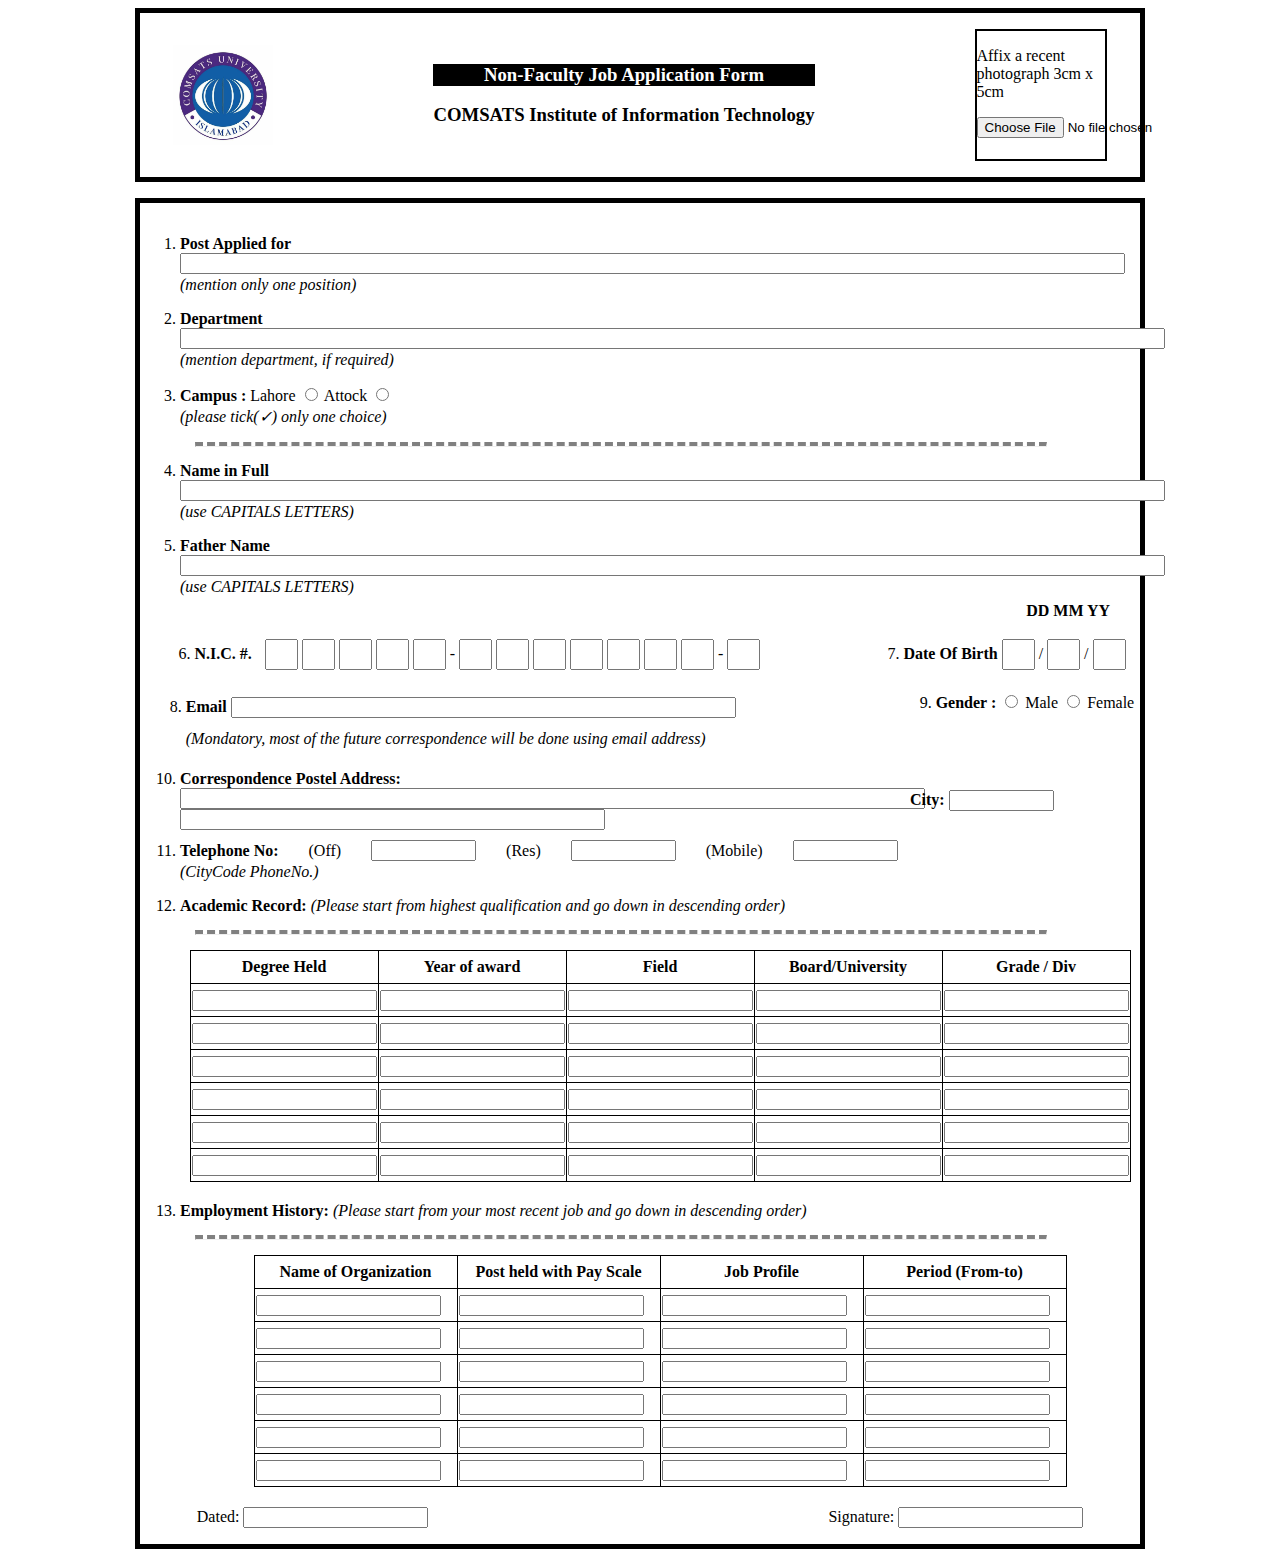
<file: Non Faculty Job Application Form/index.html>
<!DOCTYPE html>
<html lang="en">
  <head>
    <meta charset="UTF-8" />
    <meta http-equiv="X-UA-Compatible" content="IE=edge" />
    <meta name="viewport" content="width=device-width, initial-scale=1.0" />
    <title>Non-Faculty Job Application Form</title>
    <link rel="stylesheet" href="style.css" />
  </head>
  <body>
    <header>
      <img src="images/COMSATS.jpg" alt="Comsats Logo" class="comsats-logo" />
      <div class="headings">
        <h3 class="header-h3 faculty-heading">
          Non-Faculty Job Application Form
        </h3>
        <h3 class="header-h3">COMSATS Institute of Information Technology</h3>
      </div>
      <div class="image-box">
        <p>Affix a recent photograph 3cm x 5cm</p>
        <input type="file" id="img" name="img" accept="image/*" />
      </div>
    </header>
    <form action="none">
      <ol>
        <li>
          <label for="Post" class="form-heading"> Post Applied for </label>
          <input size="115px" type="text" name="text" id="Post" />
          <p class="alternative-text">(mention only one position)</p>
        </li>
        <li>
          <label for="department" class="form-heading"> Department </label>
          <input size="120px" type="text" name="deparment" id="deparment" />
          <p class="alternative-text">(mention department, if required)</p>
        </li>
        <li>
          <label class="form-heading">Campus :</label>
          <label for="Lahore">Lahore</label>
          <input type="radio" id="Lahore" name="Campus" value="Lahore" />
          <label for="Attock">Attock</label>
          <input type="radio" id="Attock" name="Campus" value="Attock" />
          <p class="alternative-text">(please tick(✓) only one choice)</p>
        </li>
        <hr class="line-gap" />
        <li>
          <label for="Name in full" class="form-heading"> Name in Full </label>
          <input
            size="120px"
            type="text"
            name="Name in full"
            id="Name in Full"
          />
          <p class="alternative-text">(use CAPITALS LETTERS)</p>
        </li>
        <li>
          <label for="Father Name" class="form-heading"> Father Name </label>
          <input size="120px" type="text" name="Father Name" id="Father Name" />
          <p class="alternative-text">(use CAPITALS LETTERS)</p>
        </li>
        <p class="DMY">DD MM YY</p>
        <div class="DOB-NIC">
          <li>
            <div class="NIC">
              <label for="NIC" class="form-heading"> N.I.C. #.</label>
              <table>
                <tr>
                  <td>
                    <label for="num1"></label>
                    <input class="cell" type="number" id="num1" />
                  </td>
                  <td>
                    <label for="num2"></label>
                    <input class="cell" type="number" id="num2" />
                  </td>
                  <td>
                    <label for="num3"></label>
                    <input class="cell" type="number" id="num3" />
                  </td>
                  <td>
                    <label for="num4"></label>
                    <input class="cell" type="number" id="num4" />
                  </td>
                  <td>
                    <label for="num5"></label>
                    <input class="cell" type="number" id="num5" />
                  </td>
                  <td>
                    <p>-</p>
                  </td>
                  <td>
                    <label for="num6"></label>
                    <input class="cell" type="number" id="num6" />
                  </td>
                  <td>
                    <label for="num7"></label>
                    <input class="cell" type="number" id="num7" />
                  </td>
                  <td>
                    <label for="num8"></label>
                    <input class="cell" type="number" id="num8" />
                  </td>
                  <td>
                    <label for="num9"></label>
                    <input class="cell" type="number" id="num9" />
                  </td>
                  <td>
                    <label for="num10"></label>
                    <input class="cell" type="number" id="num10" />
                  </td>
                  <td>
                    <label for="num11"></label>
                    <input class="cell" type="number" id="num11" />
                  </td>
                  <td>
                    <label for="num12"></label>
                    <input class="cell" type="number" id="num12" />
                  </td>
                  <td>
                    <p>-</p>
                  </td>
                  <td>
                    <label for="num13"></label>
                    <input class="cell" type="number" id="num13" />
                  </td>
                </tr>
              </table>
            </div>
          </li>

          <li>
            <label for="DOB" class="form-heading"> Date Of Birth </label>
            <input class="cell" type="number" name="Day" id="Day" />
            <span>/</span>
            <input class="cell" type="number" name="Month" id="Month" />
            <span>/</span>
            <input class="cell" type="number" name="Year" id="Year" />
          </li>
        </div>

        <div class="email-gender">
          <li class="email-list">
            <label for="Email" class="form-heading"> Email </label>
            <input size="60px" type="email" name="Email" id="Email" />
            <p class="alternative-text">
              (Mondatory, most of the future correspondence will be done using
              email address)
            </p>
          </li>
          <li>
            <label class="form-heading">Gender :</label>
            <input type="radio" id="Male" name="gender" value="Male" />
            <label for="Male">Male</label>
            <input type="radio" id="Female" name="gender" value="Female" />
            <label for="Female">Female</label>
          </li>
        </div>
        <div class="City-PostelAddress">
          <li class="Postel-Address">
            <label for="Postel Address" class="form-heading">
              Correspondence Postel Address:</label
            >
            <input
              size="90px"
              type="text"
              name="Postel Address1"
              id="Postel Address1"
            />

            <input
              size="50px"
              type="text"
              name="Postel Address2"
              id="Postel Address2"
            />
          </li>
          <div>
            <label for="City" class="form-heading"> City:</label>
            <input size="10px" type="text" name="City" id="City" />
          </div>
        </div>
        <li class="telephone">
          <div class="telephone-div">
            <label for="Telephone" class="form-heading"> Telephone No:</label>

            <label for="Offline">(Off)</label>
            <input size="10px" type="text" name="Offline" id="Offline" />
            <label for="Residence">(Res)</label>
            <input size="10px" type="text" name="Residence" id="Residence" />
            <label for="Mobile">(Mobile)</label>
            <input size="10px" type="text" name="Mobile" id="Mobile" />
          </div>
          <p class="alternative-text">(CityCode PhoneNo.)</p>
        </li>
        <li>
          <label for="Academic Record" class="form-heading">
            Academic Record:</label
          >
          <span class="alternative-text"
            >(Please start from highest qualification and go down in descending
            order)</span
          >
        </li>
        <hr class="line-gap" />
        <table class="AcademicTable">
          <tr class="AcademicRow">
            <th class="AcademicData">Degree Held</th>
            <th class="AcademicData">Year of award</th>
            <th class="AcademicData">Field</th>
            <th class="AcademicData">Board/University</th>
            <th class="AcademicData">Grade / Div</th>
          </tr>
          <tr class="AcademicRow">
            <td class="AcademicData">
              <input type="text" name="Degree1" id="Degree1" />
            </td>
            <td class="AcademicData">
              <input type="text" name="Year1" id="Year1" />
            </td>
            <td class="AcademicData">
              <input type="text" name="Field1" id="Field1" />
            </td>
            <td class="AcademicData">
              <input type="text" name="University1" id="University1" />
            </td>
            <td class="AcademicData">
              <input type="text" name="Grade1" id="Grade1" />
            </td>
          </tr>
          <tr class="AcademicRow">
            <td class="AcademicData">
              <input type="text" name="Degree1" id="Degree1" />
            </td>
            <td class="AcademicData">
              <input type="text" name="Year1" id="Year1" />
            </td>
            <td class="AcademicData">
              <input type="text" name="Field1" id="Field1" />
            </td>
            <td class="AcademicData">
              <input type="text" name="University1" id="University1" />
            </td>
            <td class="AcademicData">
              <input type="text" name="Grade1" id="Grade1" />
            </td>
          </tr>
          <tr class="AcademicRow">
            <td class="AcademicData">
              <input type="text" name="Degree2" id="Degree2" />
            </td>
            <td class="AcademicData">
              <input type="text" name="Year2" id="Year2" />
            </td>
            <td class="AcademicData">
              <input type="text" name="Field2" id="Field2" />
            </td>
            <td class="AcademicData">
              <input type="text" name="University2" id="University2" />
            </td>
            <td class="AcademicData">
              <input type="text" name="Grade2" id="Grade2" />
            </td>
          </tr>
          <tr class="AcademicRow">
            <td class="AcademicData">
              <input type="text" name="Degree3" id="Degree3" />
            </td>
            <td class="AcademicData">
              <input type="text" name="Year3" id="Year3" />
            </td>
            <td class="AcademicData">
              <input type="text" name="Field3" id="Field3" />
            </td>
            <td class="AcademicData">
              <input type="text" name="University3" id="University3" />
            </td>
            <td class="AcademicData">
              <input type="text" name="Grade3" id="Grade3" />
            </td>
          </tr>
          <tr class="AcademicRow">
            <td class="AcademicData">
              <input type="text" name="Degree4" id="Degree4" />
            </td>
            <td class="AcademicData">
              <input type="text" name="Year4" id="Year4" />
            </td>
            <td class="AcademicData">
              <input type="text" name="Field4" id="Field4" />
            </td>
            <td class="AcademicData">
              <input type="text" name="University4" id="University4" />
            </td>
            <td class="AcademicData">
              <input type="text" name="Grade4" id="Grade4" />
            </td>
          </tr>
          <tr class="AcademicRow">
            <td class="AcademicData">
              <input type="text" name="Degree5" id="Degree5" />
            </td>
            <td class="AcademicData">
              <input type="text" name="Year5" id="Year5" />
            </td>
            <td class="AcademicData">
              <input type="text" name="Field5" id="Field5" />
            </td>
            <td class="AcademicData">
              <input type="text" name="University5" id="University5" />
            </td>
            <td class="AcademicData">
              <input type="text" name="Grade5" id="Grade5" />
            </td>
          </tr>
        </table>
        <li>
          <label for="Employment History:" class="form-heading">
            Employment History:</label
          >
          <span class="alternative-text"
            >(Please start from your most recent job and go down in descending
            order)</span
          >
        </li>
        <hr class="line-gap" />
        <table class="EmploymentTable">
          <tr class="EmploymentRow">
            <th class="EmploymentData">Name of Organization</th>
            <th class="EmploymentData">Post held with Pay Scale</th>
            <th class="EmploymentData">Job Profile</th>
            <th class="EmploymentData">Period (From-to)</th>
          </tr>
          <tr class="EmploymentRow">
            <td class="EmploymentData">
              <input type="text" name="Organization1" id="Organization1" />
            </td>
            <td class="EmploymentData">
              <input type="text" name="PayScale1" id="PayScale1" />
            </td>
            <td class="EmploymentData">
              <input type="text" name="JobProfile1" id="JobProfile1" />
            </td>
            <td class="EmploymentData">
              <input type="text" name="Period1" id="Period1" />
            </td>
          </tr>
          <tr class="EmploymentRow">
            <td class="EmploymentData">
              <input type="text" name="Organization2" id="Organization2" />
            </td>
            <td class="EmploymentData">
              <input type="text" name="PayScale2" id="PayScale2" />
            </td>
            <td class="EmploymentData">
              <input type="text" name="JobProfile2" id="JobProfile2" />
            </td>
            <td class="EmploymentData">
              <input type="text" name="Period2" id="Period2" />
            </td>
          </tr>
          <tr class="EmploymentRow">
            <td class="EmploymentData">
              <input type="text" name="Organization3" id="Organization3" />
            </td>
            <td class="EmploymentData">
              <input type="text" name="PayScale3" id="PayScale3" />
            </td>
            <td class="EmploymentData">
              <input type="text" name="JobProfile3" id="JobProfile3" />
            </td>
            <td class="EmploymentData">
              <input type="text" name="Period3" id="Period3" />
            </td>
          </tr>
          <tr class="EmploymentRow">
            <td class="EmploymentData">
              <input type="text" name="Organization4" id="Organization4" />
            </td>
            <td class="EmploymentData">
              <input type="text" name="PayScale4" id="PayScale4" />
            </td>
            <td class="EmploymentData">
              <input type="text" name="JobProfile4" id="JobProfile4" />
            </td>
            <td class="EmploymentData">
              <input type="text" name="Period4" id="Period4" />
            </td>
          </tr>
          <tr class="EmploymentRow">
            <td class="EmploymentData">
              <input type="text" name="Organization5" id="Organization5" />
            </td>
            <td class="EmploymentData">
              <input type="text" name="PayScale5" id="PayScale5" />
            </td>
            <td class="EmploymentData">
              <input type="text" name="JobProfile5" id="JobProfile5" />
            </td>
            <td class="EmploymentData">
              <input type="text" name="Period5" id="Period5" />
            </td>
          </tr>
          <tr class="EmploymentRow">
            <td class="EmploymentData">
              <input type="text" name="Organization6" id="Organization6" />
            </td>
            <td class="EmploymentData">
              <input type="text" name="PayScale6" id="PayScale6" />
            </td>
            <td class="EmploymentData">
              <input type="text" name="JobProfile6" id="JobProfile6" />
            </td>
            <td class="EmploymentData">
              <input type="text" name="Period6" id="Period6" />
            </td>
          </tr>
        </table>
      </ol>
      <div class="End">
        <span>
          <label for="Date"> Dated: </label>
          <input type="text" name="Date" id="Date" />
        </span>
        <span>
          <label for="Signature"> Signature: </label>
          <input type="text" name="Signature" id="Signature" />
        </span>
      </div>
    </form>
  </body>
</html>
</file>
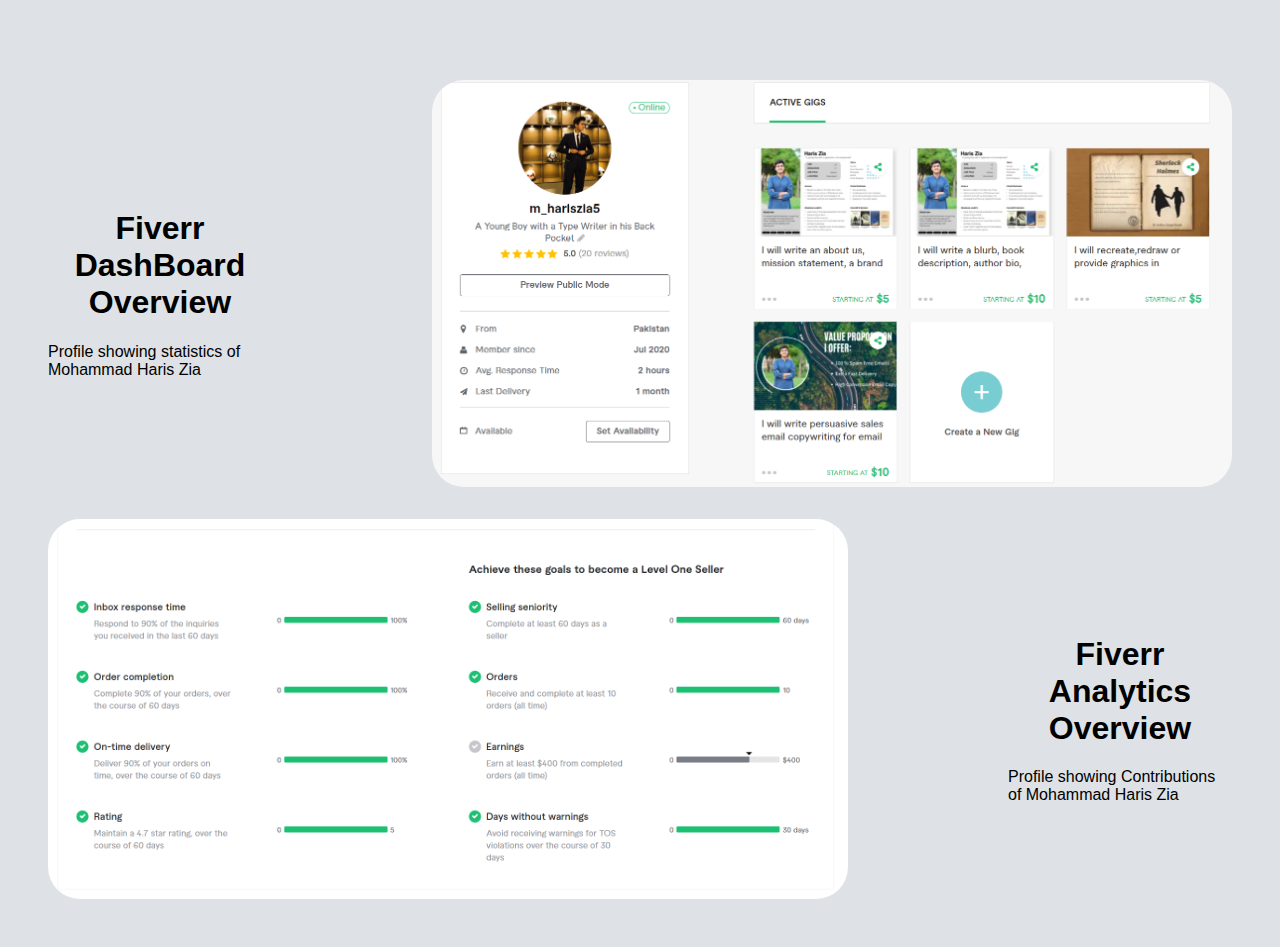
<file: FA19-BCS-037-Assignment1-5A/FA19-BCS-037-Assignment1-5A Q1/fiverr.html>
<!DOCTYPE html>
<html lang="en">
  <head>
    <meta charset="UTF-8" />
    <meta http-equiv="X-UA-Compatible" content="IE=edge" />
    <meta name="viewport" content="width=device-width, initial-scale=1.0" />
    <title>Fiverr</title>
    <link rel="stylesheet" href="CSS/styles.css" />
  </head>
  <body>
    <div class="fiverr">
      <div class="row-flex centered fiverr-container">
        <img
          class="fiverr-image"
          src="Images/fiverr1.png"
          alt="Github Dashboard"
        />
        <div>
          <h1>Fiverr DashBoard Overview</h1>
          <p>Profile showing statistics of Mohammad Haris Zia</p>
        </div>
      </div>
      <div class="row-flex centered fiverr-container">
        <img
          class="fiverr-image2"
          src="Images/fiverr2.png"
          alt="Github Dashboard"
        />
        <div>
          <h1>Fiverr Analytics Overview</h1>
          <p>Profile showing Contributions of Mohammad Haris Zia</p>
        </div>
      </div>
    </div>
  </body>
</html>
</file>
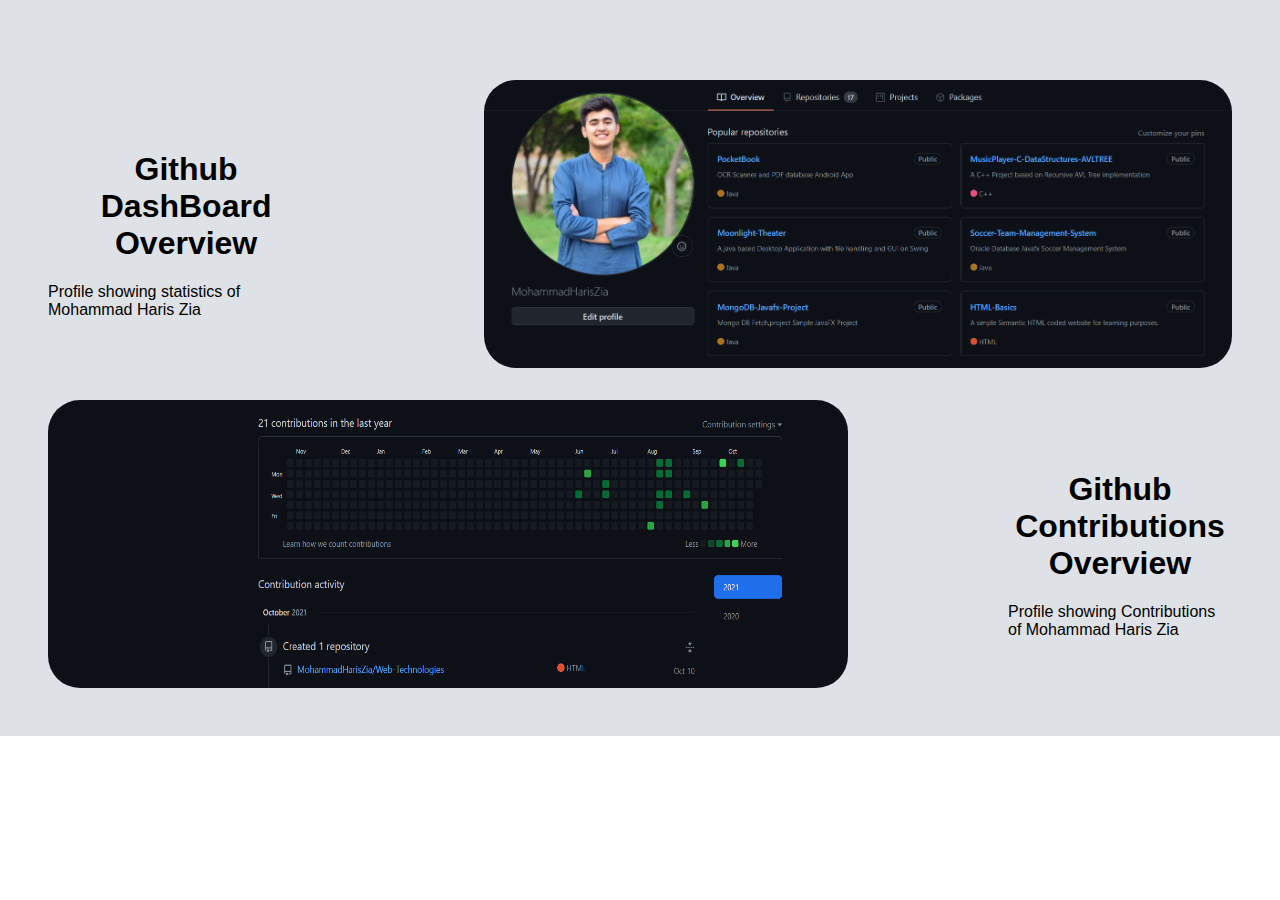
<file: FA19-BCS-037-Assignment1-5A/FA19-BCS-037-Assignment1-5A Q1/github.html>
<!DOCTYPE html>
<html lang="en">
  <head>
    <meta charset="UTF-8" />
    <meta http-equiv="X-UA-Compatible" content="IE=edge" />
    <meta name="viewport" content="width=device-width, initial-scale=1.0" />
    <title>Github</title>
    <link rel="stylesheet" href="CSS/styles.css" />
  </head>
  <body>
    <div class="git">
      <div class="row-flex centered github-container">
        <img
          class="github-image"
          src="Images/github1.png"
          alt="Github Dashboard"
        />
        <div>
          <h1>Github DashBoard Overview</h1>
          <p>Profile showing statistics of Mohammad Haris Zia</p>
        </div>
      </div>
      <div class="row-flex centered github-container">
        <img
          class="github-image2"
          src="Images/github2.png"
          alt="Github Dashboard"
        />
        <div>
          <h1>Github Contributions Overview</h1>
          <p>Profile showing Contributions of Mohammad Haris Zia</p>
        </div>
      </div>
    </div>
  </body>
</html>
</file>
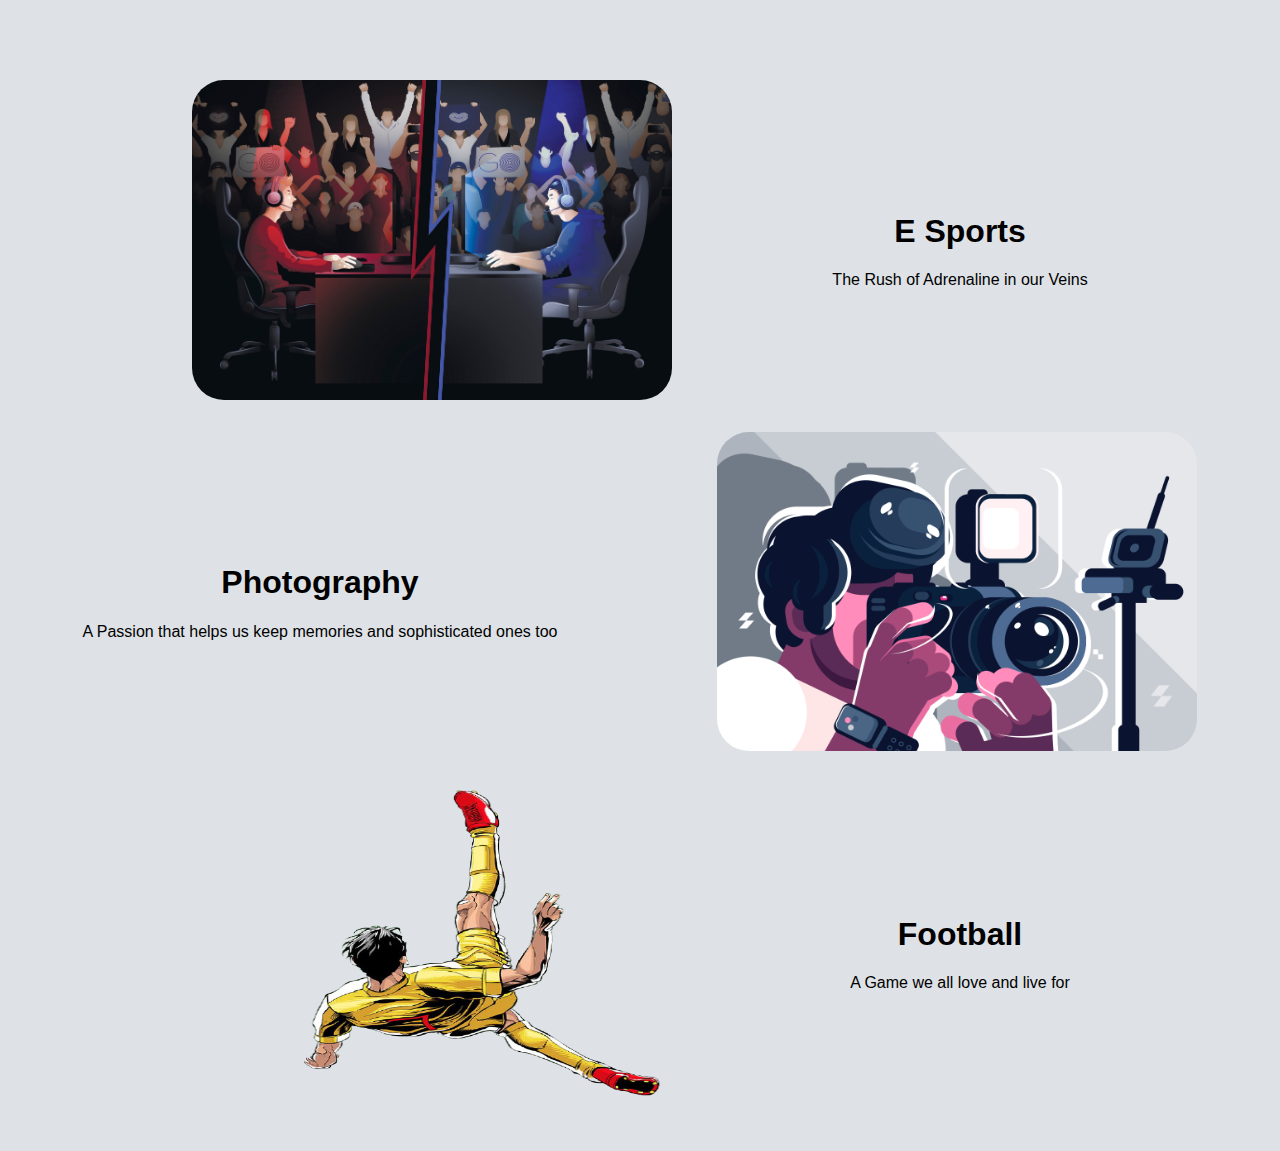
<file: FA19-BCS-037-Assignment1-5A/FA19-BCS-037-Assignment1-5A Q1/hobbies.html>
<!DOCTYPE html>
<html lang="en">
  <head>
    <meta charset="UTF-8" />
    <meta http-equiv="X-UA-Compatible" content="IE=edge" />
    <meta name="viewport" content="width=device-width, initial-scale=1.0" />
    <title>hobbies</title>
    <link rel="stylesheet" href="CSS/styles.css" />
  </head>
  <body>
    <div class="hobbies">
      <div class="row-flex centered hobbies-container">
        <img
          class="hobbies-image2"
          src="Images/esports.jpg"
          alt="Github Dashboard"
        />
        <div>
          <h1>E Sports</h1>
          <p>The Rush of Adrenaline in our Veins</p>
        </div>
      </div>

      <div class="row-flex centered hobbies-container">
        <img
          class="hobbies-image"
          src="Images/photography.png"
          alt="Github Dashboard"
        />
        <div>
          <h1>Photography</h1>
          <p>
            A Passion that helps us keep memories and sophisticated ones too
          </p>
        </div>
      </div>
      <div class="row-flex centered hobbies-container">
        <img
          class="hobbies-image2"
          src="Images/football.jpg"
          alt="Github Dashboard"
        />
        <div>
          <h1>Football</h1>
          <p>A Game we all love and live for</p>
        </div>
      </div>
    </div>
  </body>
</html>
</file>
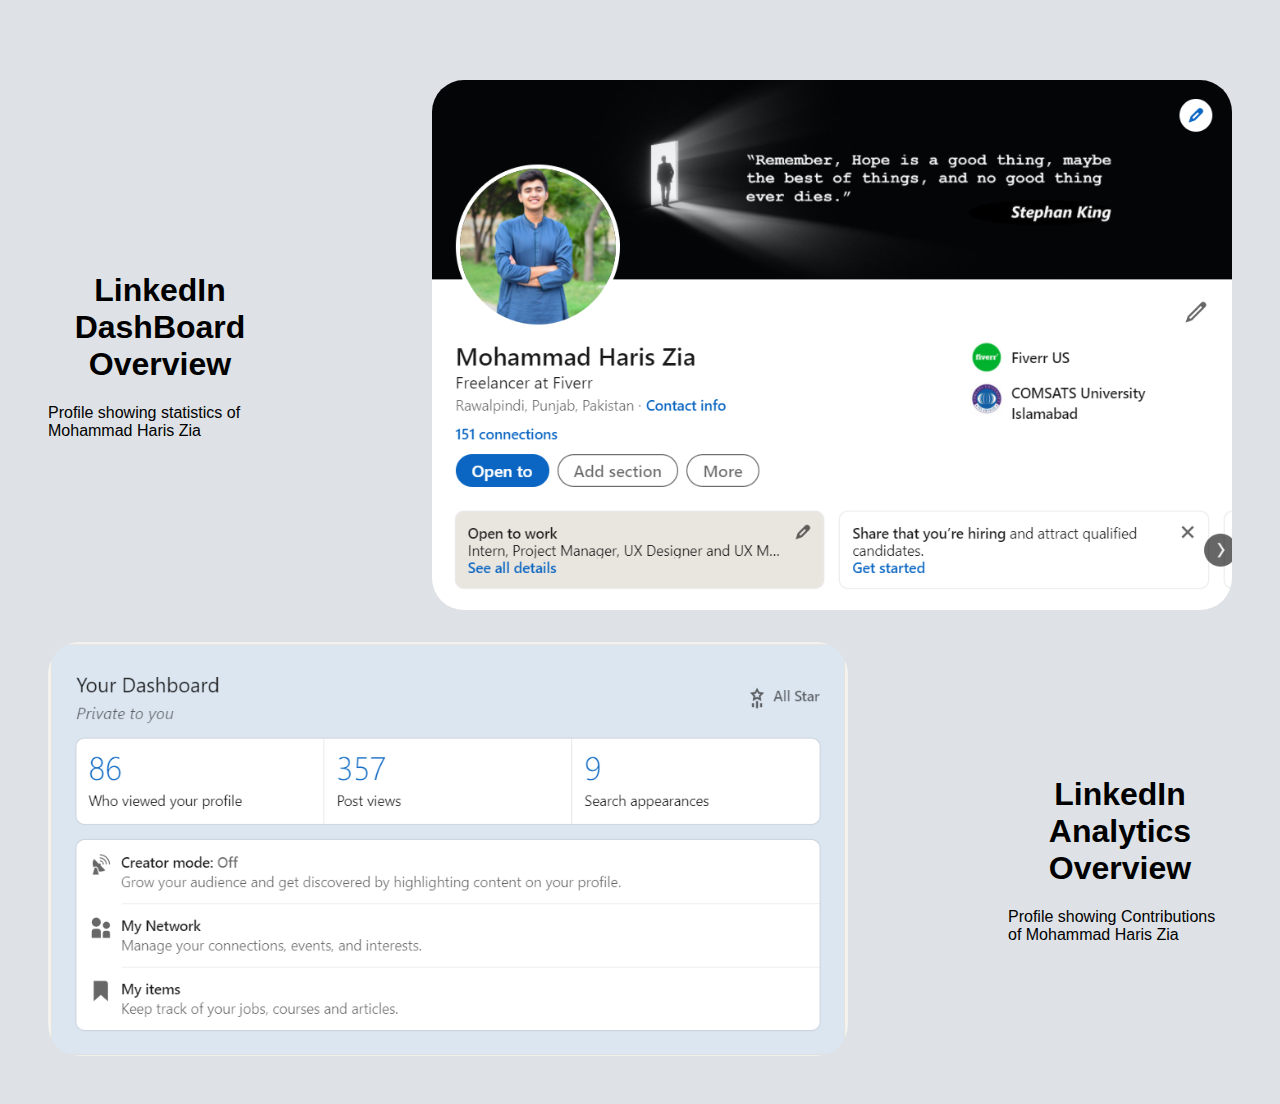
<file: FA19-BCS-037-Assignment1-5A/FA19-BCS-037-Assignment1-5A Q1/linkedin.html>
<!DOCTYPE html>
<html lang="en">
  <head>
    <meta charset="UTF-8" />
    <meta http-equiv="X-UA-Compatible" content="IE=edge" />
    <meta name="viewport" content="width=device-width, initial-scale=1.0" />
    <title>LinkedIn</title>
    <link rel="stylesheet" href="CSS/styles.css" />
  </head>
  <body>
    <div class="linkedin">
      <div class="row-flex centered linkedin-container">
        <img
          class="linkedin-image"
          src="Images/linkedin1.png"
          alt="Github Dashboard"
        />
        <div>
          <h1>LinkedIn DashBoard Overview</h1>
          <p>Profile showing statistics of Mohammad Haris Zia</p>
        </div>
      </div>
      <div class="row-flex centered linkedin-container">
        <img
          class="linkedin-image2"
          src="Images/linkedin2.png"
          alt="Github Dashboard"
        />
        <div>
          <h1>LinkedIn Analytics Overview</h1>
          <p>Profile showing Contributions of Mohammad Haris Zia</p>
        </div>
      </div>
    </div>
  </body>
</html>
</file>
<file: Non Faculty Job Application Form/style.css>
header {
  display: flex;
  align-items: center;
  justify-content: center;
  gap: 10rem;
  padding: 1rem 0 1rem 0;
  border: solid black 5px;
  width: 1000px;
  margin: 0 auto;
}

form {
  padding: 1rem 0 1rem 0;
  margin: 1rem auto;
  width: 1000px;
  border: solid black 5px;
}

.comsats-logo {
  width: 6.25rem;
  height: 6.25rem;
}

.image-box {
  width: 8rem;
  height: 8rem;
  margin: 0;
  padding: 0;
  border: solid black 2px;
}

.faculty-heading {
  background-color: black;
  color: white;
}

.header-h3 {
  text-align: center;
}

.line-gap {
  border-top: dashed 4px;
  width: 850px;
  margin: 15px 15px;
}

.form-heading {
  font-weight: bold;
}

.alternative-text {
  font-style: italic;
  margin-top: 2px;
}

.cell {
  width: 25px;
  height: 25px;
}

.NIC {
  display: flex;
  align-items: center;
  justify-self: center;
  gap: 10px;
}

.DOB-NIC {
  display: flex;
  align-items: center;
  justify-self: center;
  gap: 140px;
  margin-top: -10px;
}

.DMY {
  text-align: right;
  margin-right: 30px;
  font-weight: bold;
  margin-top: -10px;
}

.email-list {
  line-height: 30px;
}

.email-gender {
  margin-top: 10px;
  display: flex;
  align-items: top;
  justify-self: center;
  gap: 200px;
}

.City-PostelAddress {
  display: flex;
  align-items: center;
  justify-content: left;
  gap: 30px;
}

.Postel-Address {
  width: 700px;
}

.telephone {
  margin-top: 10px;
}

.telephone-div {
  display: flex;
  gap: 30px;
  align-items: center;
  justify-content: left;
}

.AcademicTable,
.EmploymentTable {
  margin-bottom: 20px;
}

.AcademicTable,
.AcademicRow,
.AcademicData,
.EmploymentTable,
.EmploymentRow,
.EmploymentData {
  border: 1px solid black;
  border-collapse: collapse;
  margin: 0 auto;
  margin-bottom: 20px;
}

.AcademicRow {
  height: 30px;
  width: 160px;
}

.AcademicData {
  height: 30px;
  width: 160px;
}

.EmploymentRow {
  height: 30px;
  width: 200px;
}

.EmploymentData {
  height: 30px;
  width: 200px;
}

.End {
  display: flex;
  gap: 400px;
  align-items: center;
  justify-content: center;
}
</file>
<file: FA19-BCS-037-Assignment1-5A/FA19-BCS-037-Assignment1-5A Q1/CSS/styles.css>
* {
  font-family: Roboto, Helvetica, sans-serif;
  text-decoration: none;
}

header {
  margin: 0;
  background-image: url("/FA19-BCS-037-Assignment1-5A/hero-bg.jpg");
  background-attachment: fixed;
  background-size: cover;
}

p {
  margin: 0;
}

h1 {
  text-align: center;
}

hr {
  margin: 0rem auto;
  border: none;
  border-top: 0.1rem solid #343a40;
}

body {
  margin: 0;
}

.bold-text {
  margin-top: 1rem;
  font-weight: 600;
  color: #343a40;
  line-height: 1.6rem;
}

.light-text {
  font-weight: 500;
  font-size: 0.8rem;
  color: #1864ab;
}

.large-digits {
  font-size: 2rem;
}

.capitalize {
  text-transform: uppercase;
}

.column-flex {
  display: flex;
  flex-direction: column;
}

.flex-space-between {
  align-items: center;
  justify-content: space-between;
  gap: 3rem;
}

.row-flex {
  display: flex;
}

.flex-start {
  align-items: flex-start;
  gap: 2rem;
}

.centered {
  align-items: center;
  gap: 1rem;
}

.linked-pages {
  color: #0b7285;
  font-weight: 400;
  font-size: 1.2rem;
}

.fixed-nav {
  border-radius: 3rem;
  padding: 2rem;
  background-color: rgba(104, 255, 167, 0.4);
  margin: 1rem 0 0 5rem;
  position: fixed;
}

.header-section {
  padding: 1rem 5rem 1rem 5rem;
}

.hero-section {
  height: 100vh;
  padding-top: 10rem;
  background-image: url("/FA19-BCS-037-Assignment1-5A/white-bg.jpg");
  background-attachment: fixed;
  background-size: cover;
}

.skills-section {
  height: 70vh;
  padding-top: 10rem;
  background-image: url("/FA19-BCS-037-Assignment1-5A/skills-bg.jpg");
  background-attachment: fixed;
  background-size: cover;
}

.education-section {
  color: white;
  height: 50vh;
  padding-top: 5rem;
  background-image: url("/FA19-BCS-037-Assignment1-5A/education-bg.jpg");
  background-attachment: fixed;
  background-size: cover;
}

.Work-Section {
  color: white;
  height: 85vh;
  padding-top: 5rem;
  background-image: url("/FA19-BCS-037-Assignment1-5A/work-bg.jpg");
  background-attachment: fixed;
  background-size: cover;
}

.work-text {
  margin-top: 1rem;
}

.work-text + p {
  margin-top: 0.5rem;
}

.shrunk-div {
  margin: 2rem 5rem 2rem 5rem;
}

.hero-logo {
  gap: 0rem;
}

.pfp {
  width: 15rem;
}

#logo-big {
  width: 1.5rem;
}

.logo-large {
  width: 1.2rem;
}

.logo-small {
  width: 0.6rem;
}

.wax-seal {
  width: 5rem;
  margin-bottom: 1rem;
}

.links {
  font-size: 1.1rem;
  color: #343a40;
  font-weight: 500;
}
.quote-name {
  margin-top: 0;
  margin-left: 13rem;
}

.hero-main {
  margin-right: 13rem;
}

.hero-main p,
.hero-main em {
  font-weight: 400;
  color: #343a40;
  font-family: "Indie Flower", cursive, Helvetica;
}

.stats {
  margin-top: -4.5rem;
}

.svg {
  height: 8rem;
  width: 6rem;
  background-color: #f8f9fa;
  border-radius: 4rem;
  margin-bottom: 5rem;
}

.svg > p {
  margin-top: 0.5rem;
}

.svg-icons {
  margin-top: 1rem;
  width: 3rem;
  height: 3rem;
}

.jamboard {
  margin-top: 1rem;
  width: 2rem;
}

.svg-text {
  margin-top: -1rem;
  font-weight: 500;
}

.education-container {
  gap: 10rem;
}

.education-item {
  width: 17rem;
}

.git,
.fiverr,
.linkedin,
.hobbies {
  background-color: #dee2e6;
  padding: 3rem;
}

.fiverr-container,
.github-container,
.linkedin-container,
.hobbies-container {
  margin-top: 2rem;
  justify-content: center;
  gap: 10rem;
}

.github-image {
  width: 50rem;
  height: 18rem;
  order: 2;
  border-radius: 2rem;
}

.fiverr-image,
.linkedin-image {
  width: 50rem;
  order: 2;
  border-radius: 2rem;
}

.fiverr-image2,
.linkedin-image2 {
  width: 50rem;
  border-radius: 2rem;
}

.github-image2 {
  width: 50rem;
  height: 18rem;
  border-radius: 2rem;
}

.hobbies-image2 {
  width: 30rem;
  height: 20rem;
  border-radius: 2rem;
}

.hobbies-image {
  width: 30rem;
  order: 2;
  border-radius: 2rem;
}
</file>
